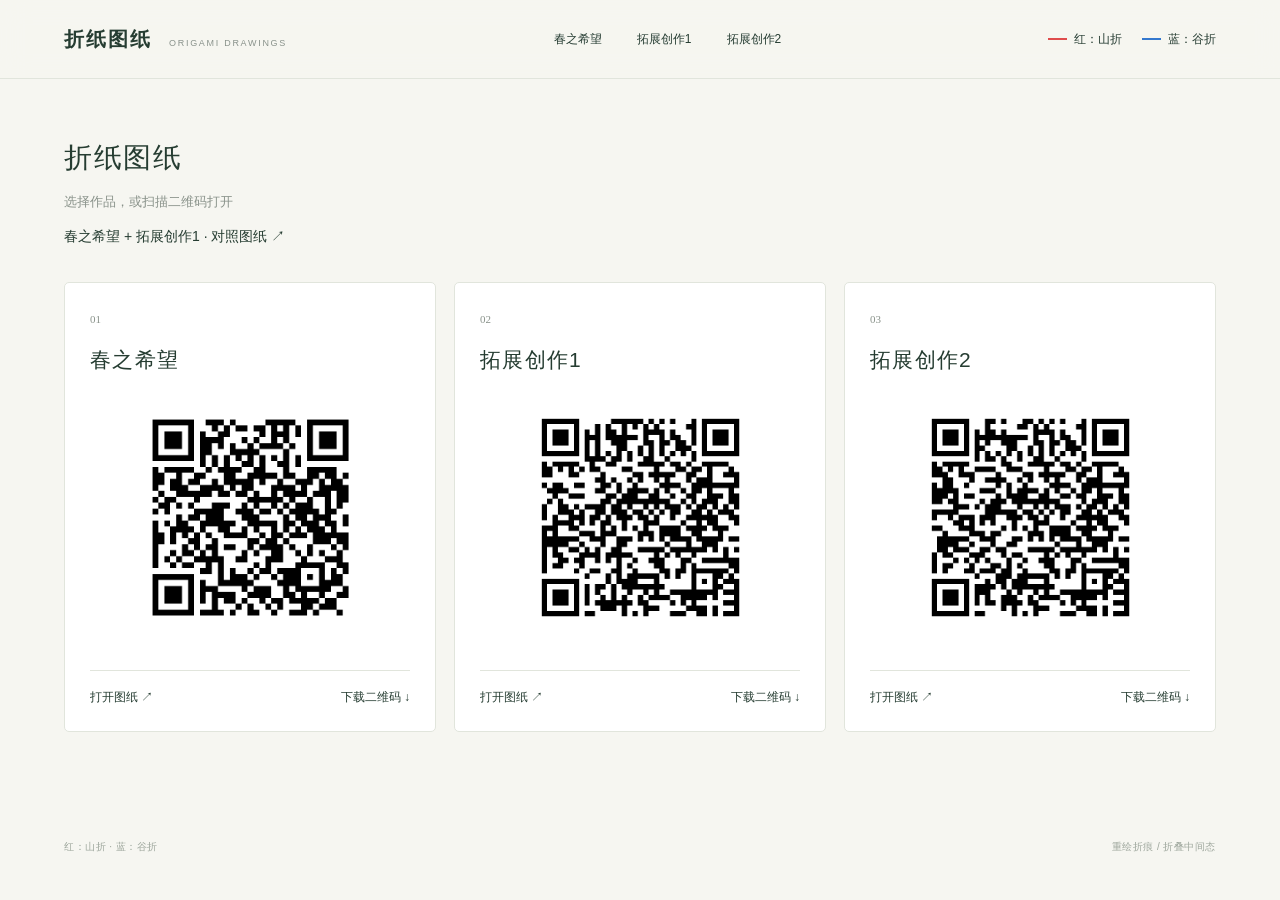
<file: index.html>
<!doctype html>
<html lang="zh-CN"><head><meta charset="utf-8"><meta name="viewport" content="width=device-width,initial-scale=1"><meta name="theme-color" content="#f6f6f1"><meta name="description" content="三件折纸作品的重绘折痕图与交互立体图。红色山折，蓝色谷折。"><title>折纸图纸</title><link rel="icon" href="favicon.svg" type="image/svg+xml"><link rel="stylesheet" href="style.css"></head><body>
<header class="header"><a class="brand" href="#">折纸图纸<span>ORIGAMI DRAWINGS</span></a><nav aria-label="作品"><a href="spring.html">春之希望</a><a href="extension1.html">拓展创作1</a><a href="extension2.html">拓展创作2</a></nav><div class="legend"><span><i class="red"></i>红：山折</span><span><i class="blue"></i>蓝：谷折</span></div></header>
<main class="hub"><div class="hub-title"><h1>折纸图纸</h1><p>选择作品，或扫描二维码打开</p></div><p><a class="compare-link" href="compare.html">春之希望 + 拓展创作1 · 对照图纸 ↗</a></p><div class="qr-grid"><article class="qr-card"><a href="spring.html"><span class="qr-number">01</span><h2>春之希望</h2><img src="assets/qr-spring.svg" alt="春之希望二维码"></a><div class="qr-actions"><a href="spring.html">打开图纸 ↗</a><a href="assets/qr-spring.svg" download="春之希望二维码.svg">下载二维码 ↓</a></div></article><article class="qr-card"><a href="extension1.html"><span class="qr-number">02</span><h2>拓展创作1</h2><img src="assets/qr-extension1.svg" alt="拓展创作1二维码"></a><div class="qr-actions"><a href="extension1.html">打开图纸 ↗</a><a href="assets/qr-extension1.svg" download="拓展创作1二维码.svg">下载二维码 ↓</a></div></article><article class="qr-card"><a href="extension2.html"><span class="qr-number">03</span><h2>拓展创作2</h2><img src="assets/qr-extension2.svg" alt="拓展创作2二维码"></a><div class="qr-actions"><a href="extension2.html">打开图纸 ↗</a><a href="assets/qr-extension2.svg" download="拓展创作2二维码.svg">下载二维码 ↓</a></div></article></div></main><footer><span>红：山折 · 蓝：谷折</span><span>重绘折痕 / 折叠中间态</span></footer></body></html>
</file>
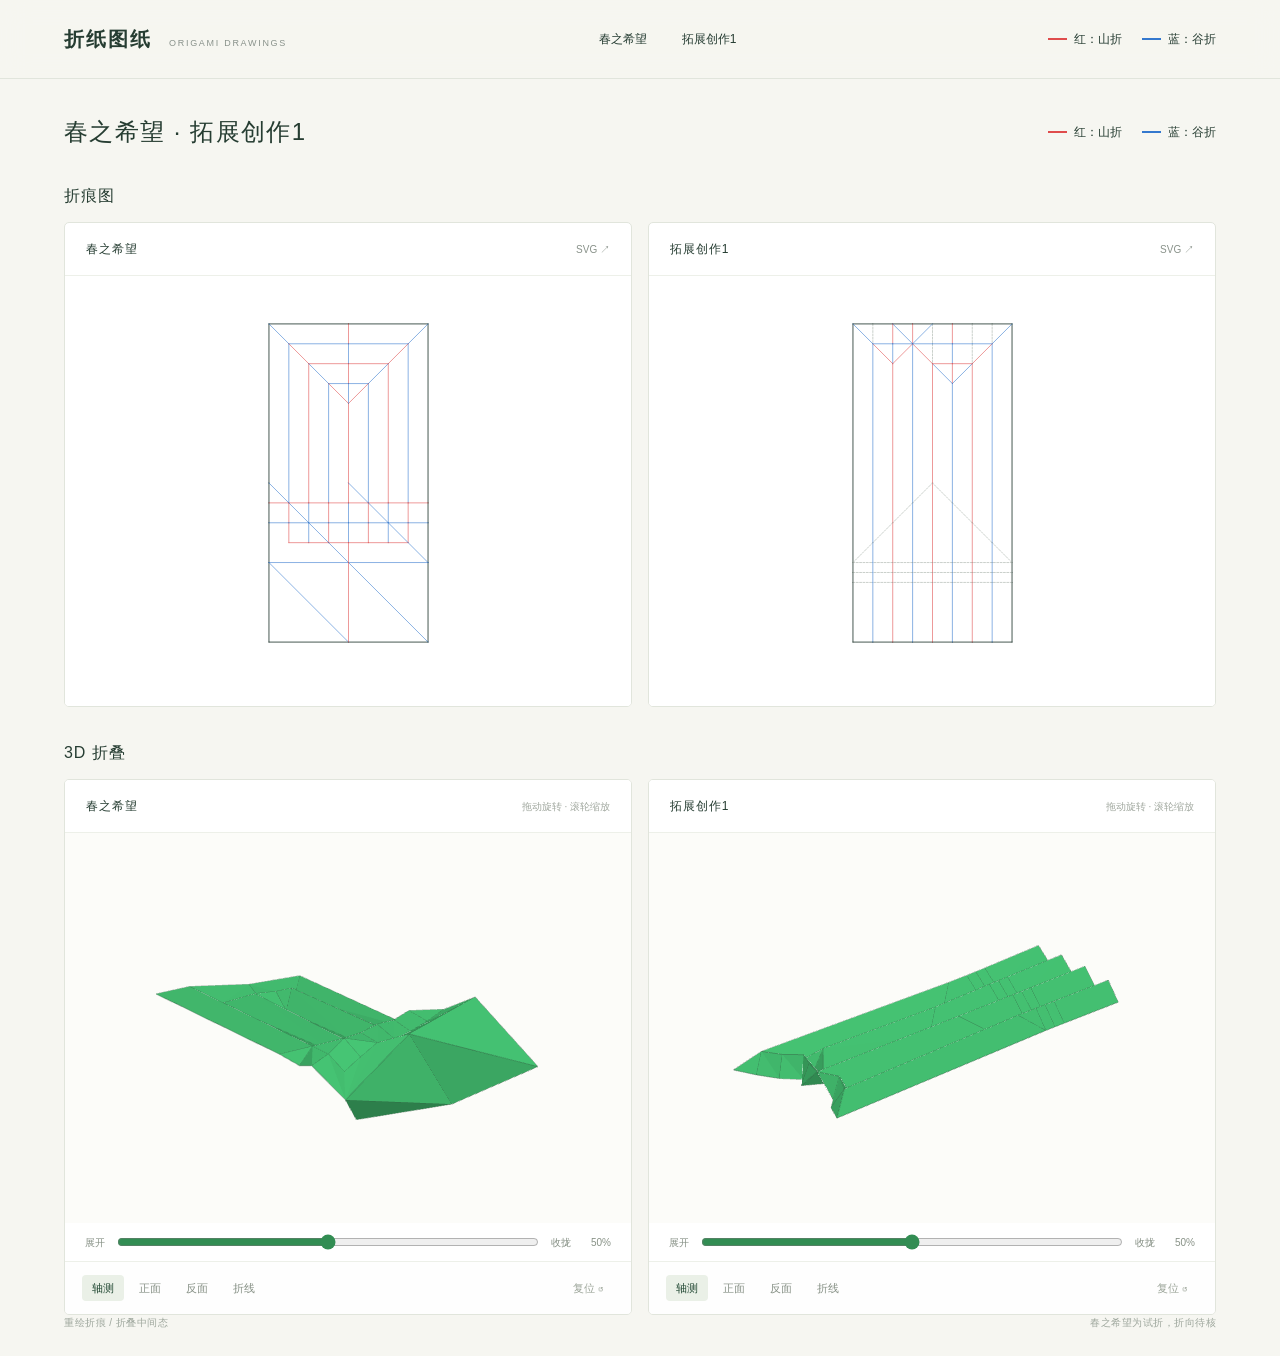
<file: compare.html>
<!doctype html>
<html lang="zh-CN"><head><meta charset="utf-8"><meta name="viewport" content="width=device-width,initial-scale=1"><meta name="theme-color" content="#f6f6f1"><meta name="description" content="三件折纸作品的重绘折痕图与交互立体图。红色山折，蓝色谷折。"><title>双作品对照 · 折纸图纸</title><link rel="icon" href="favicon.svg" type="image/svg+xml"><link rel="stylesheet" href="style.css"><style>.comparison{max-width:1400px;padding-top:35px}.compare-head{display:flex;align-items:center;justify-content:space-between}.compare-head h1{font-size:24px}.compare-title{font-size:16px;margin:34px 0 14px}.compare-grid{display:grid;grid-template-columns:1fr 1fr;gap:16px}.compare-grid .work{padding:0;min-width:0}.compare-grid .crease-image{height:430px}.compare-grid .canvas{height:390px}.compare-grid .drawing{min-width:0}@media(max-width:850px){.comparison{padding:20px 4vw}.compare-head h1{font-size:18px}.compare-head .legend{display:flex}.compare-grid{gap:8px}.compare-grid .crease-image,.compare-grid .crease-image.portrait{height:235px;padding:12px 6px}.compare-grid .canvas{height:210px}.compare-grid .label{padding:0 8px;font-size:10px}.compare-grid .hint{display:none}.compare-grid .views{height:auto;min-height:48px;gap:1px;padding:4px;flex-wrap:wrap}.compare-grid .views button{padding:5px;font-size:10px}.compare-grid .progress{gap:3px;padding:0 6px}.compare-grid .progress input{min-width:0}.compare-grid .progress output{width:26px}.compare-title{margin-top:26px}}</style></head><body>
<header class="header"><a class="brand" href="index.html">折纸图纸<span>ORIGAMI DRAWINGS</span></a><nav aria-label="作品"><a href="spring.html">春之希望</a><a href="extension1.html">拓展创作1</a></nav><div class="legend"><span><i class="red"></i>红：山折</span><span><i class="blue"></i>蓝：谷折</span></div></header>
<main class="comparison"><div class="compare-head"><h1>春之希望 · 拓展创作1</h1><div class="legend"><span><i class="red"></i>红：山折</span><span><i class="blue"></i>蓝：谷折</span></div></div><h2 class="compare-title">折痕图</h2><div class="compare-grid"><article class="drawing crease"><div class="label">春之希望<a class="download" href="assets/crease-02.svg" download="春之希望_折痕图.svg" aria-label="下载春之希望折痕图">SVG ↗</a></div><button class="crease-image portrait" data-src="assets/crease-02.svg" aria-label="放大春之希望折痕图"><img src="assets/crease-02.svg" alt="春之希望红蓝折痕图"></button></article><article class="drawing crease"><div class="label">拓展创作1<a class="download" href="assets/crease-01-portrait.svg" download="拓展创作1_折痕图.svg" aria-label="下载拓展创作1折痕图">SVG ↗</a></div><button class="crease-image" data-src="assets/crease-01-portrait.svg" aria-label="放大拓展创作1折痕图"><img src="assets/crease-01-portrait.svg" alt="拓展创作1红蓝折痕图"></button></article></div><h2 class="compare-title">3D 折叠</h2><div class="compare-grid"><section class="work" data-id="02"><article class="drawing model"><div class="label">春之希望<span class="hint">拖动旋转 · 滚轮缩放</span></div><div class="canvas" id="model-02" aria-label="春之希望可旋转立体图"></div><div class="progress"><span>展开</span><input type="range" min="0" max="100" value="50" aria-label="折叠进度"><span>收拢</span><output>50%</output></div><div class="views"><button data-view="iso" class="selected">轴测</button><button data-view="top">正面</button><button data-view="back">反面</button><button data-view="wire">折线</button><button data-view="reset" class="reset">复位 ↺</button></div></article></section><section class="work" data-id="01"><article class="drawing model"><div class="label">拓展创作1<span class="hint">拖动旋转 · 滚轮缩放</span></div><div class="canvas" id="model-01" aria-label="拓展创作1可旋转立体图"></div><div class="progress"><span>展开</span><input type="range" min="0" max="100" value="50" aria-label="折叠进度"><span>收拢</span><output>50%</output></div><div class="views"><button data-view="iso" class="selected">轴测</button><button data-view="top">正面</button><button data-view="back">反面</button><button data-view="wire">折线</button><button data-view="reset" class="reset">复位 ↺</button></div></article></section></div></main><footer><span>重绘折痕 / 折叠中间态</span><span title="部分折向与隐藏层序尚待核验。">春之希望为试折，折向待核</span></footer>
<dialog id="lightbox"><button id="close" aria-label="关闭放大图">×</button><img alt="放大折痕图"><div class="legend"><span><i class="red"></i>红：山折</span><span><i class="blue"></i>蓝：谷折</span></div></dialog>
<script src="assets/three.min.js"></script><script src="assets/OrbitControls.js"></script><script src="app.js"></script></body></html>
</file>
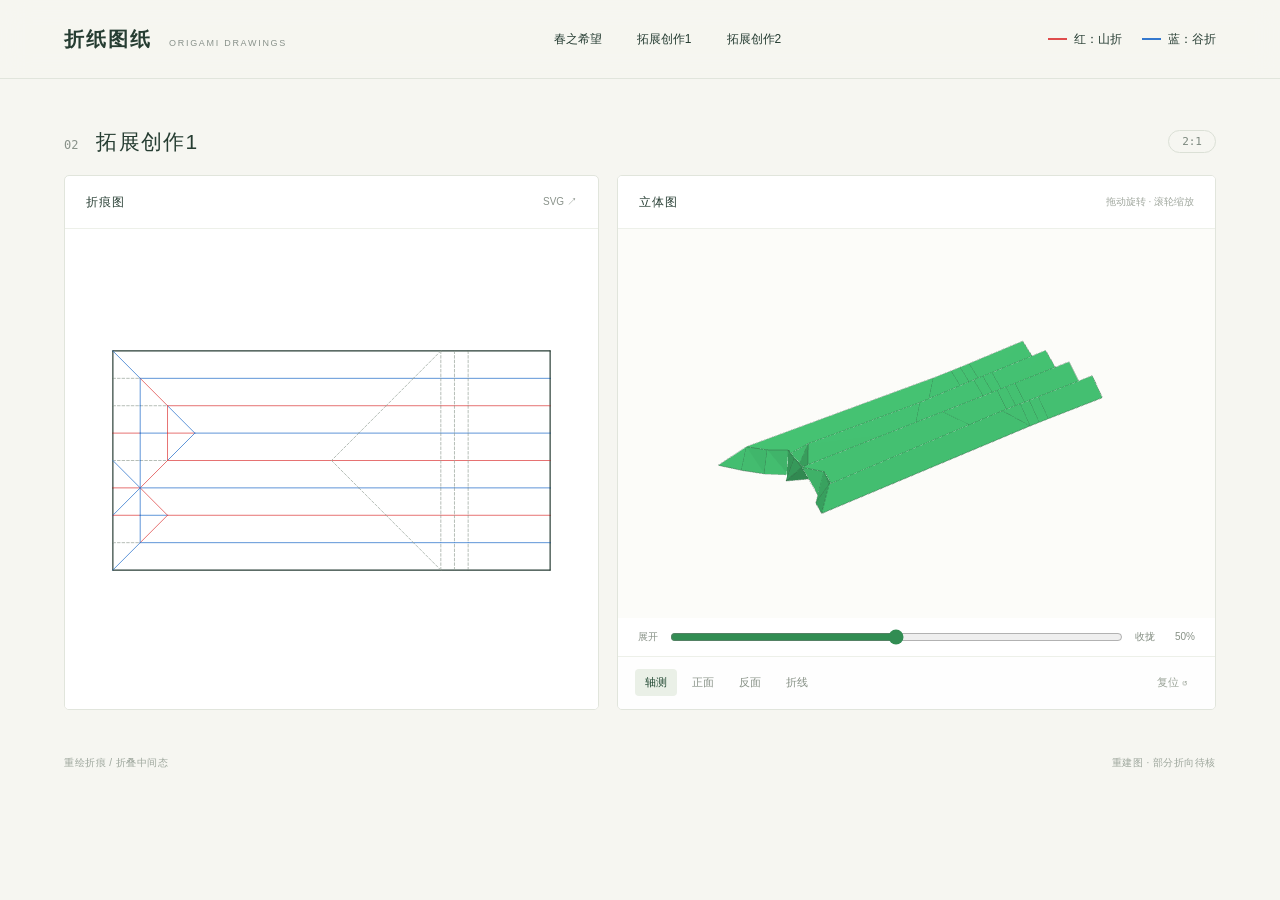
<file: extension1.html>
<!doctype html>
<html lang="zh-CN"><head><meta charset="utf-8"><meta name="viewport" content="width=device-width,initial-scale=1"><meta name="theme-color" content="#f6f6f1"><meta name="description" content="三件折纸作品的重绘折痕图与交互立体图。红色山折，蓝色谷折。"><title>拓展创作1 · 折纸图纸</title><link rel="icon" href="favicon.svg" type="image/svg+xml"><link rel="stylesheet" href="style.css"></head><body>
<header class="header"><a class="brand" href="index.html">折纸图纸<span>ORIGAMI DRAWINGS</span></a><nav aria-label="作品"><a href="spring.html">春之希望</a><a href="extension1.html">拓展创作1</a><a href="extension2.html">拓展创作2</a></nav><div class="legend"><span><i class="red"></i>红：山折</span><span><i class="blue"></i>蓝：谷折</span></div></header>
<main>
<section class="work" id="work-01" data-id="01"><div class="work-head"><h1><span>02</span>拓展创作1</h1><span class="ratio">2:1</span></div><div class="drawings"><article class="drawing crease"><div class="label">折痕图<a class="download" href="assets/crease-01.svg" download="拓展创作1_折痕图.svg" aria-label="下载拓展创作1折痕图">SVG ↗</a></div><button class="crease-image" data-src="assets/crease-01.svg" aria-label="放大拓展创作1折痕图"><img src="assets/crease-01.svg" alt="拓展创作1红蓝折痕图"></button></article><article class="drawing model"><div class="label">立体图<span class="hint">拖动旋转 · 滚轮缩放</span></div><div class="canvas" id="model-01" aria-label="拓展创作1可旋转立体图"></div><div class="progress"><span>展开</span><input type="range" min="0" max="100" value="50" aria-label="折叠进度"><span>收拢</span><output>50%</output></div><div class="views"><button data-view="iso" class="selected">轴测</button><button data-view="top">正面</button><button data-view="back">反面</button><button data-view="wire">折线</button><button data-view="reset" class="reset">复位 ↺</button></div></article></div></section>
</main><footer><span>重绘折痕 / 折叠中间态</span><span title="部分折向与隐藏层序尚待核验。">重建图 · 部分折向待核</span></footer>
<dialog id="lightbox"><button id="close" aria-label="关闭放大图">×</button><img alt="放大折痕图"><div class="legend"><span><i class="red"></i>红：山折</span><span><i class="blue"></i>蓝：谷折</span></div></dialog>
<script src="assets/three.min.js"></script><script src="assets/OrbitControls.js"></script><script src="app.js"></script></body></html>
</file>
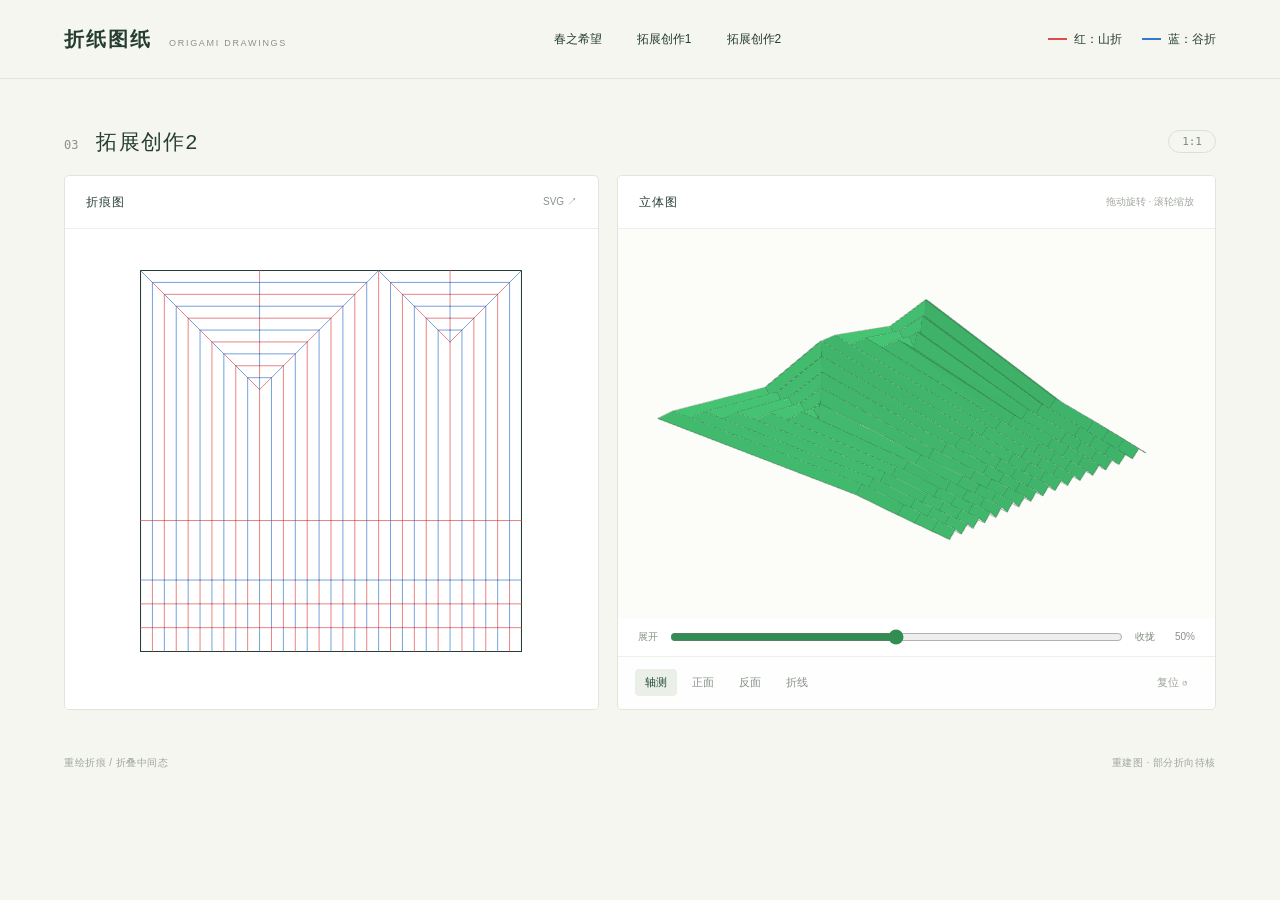
<file: extension2.html>
<!doctype html>
<html lang="zh-CN"><head><meta charset="utf-8"><meta name="viewport" content="width=device-width,initial-scale=1"><meta name="theme-color" content="#f6f6f1"><meta name="description" content="三件折纸作品的重绘折痕图与交互立体图。红色山折，蓝色谷折。"><title>拓展创作2 · 折纸图纸</title><link rel="icon" href="favicon.svg" type="image/svg+xml"><link rel="stylesheet" href="style.css"></head><body>
<header class="header"><a class="brand" href="index.html">折纸图纸<span>ORIGAMI DRAWINGS</span></a><nav aria-label="作品"><a href="spring.html">春之希望</a><a href="extension1.html">拓展创作1</a><a href="extension2.html">拓展创作2</a></nav><div class="legend"><span><i class="red"></i>红：山折</span><span><i class="blue"></i>蓝：谷折</span></div></header>
<main>
<section class="work" id="work-03" data-id="03"><div class="work-head"><h1><span>03</span>拓展创作2</h1><span class="ratio">1:1</span></div><div class="drawings"><article class="drawing crease"><div class="label">折痕图<a class="download" href="assets/crease-03.svg" download="拓展创作2_折痕图.svg" aria-label="下载拓展创作2折痕图">SVG ↗</a></div><button class="crease-image" data-src="assets/crease-03.svg" aria-label="放大拓展创作2折痕图"><img src="assets/crease-03.svg" alt="拓展创作2红蓝折痕图"></button></article><article class="drawing model"><div class="label">立体图<span class="hint">拖动旋转 · 滚轮缩放</span></div><div class="canvas" id="model-03" aria-label="拓展创作2可旋转立体图"></div><div class="progress"><span>展开</span><input type="range" min="0" max="100" value="50" aria-label="折叠进度"><span>收拢</span><output>50%</output></div><div class="views"><button data-view="iso" class="selected">轴测</button><button data-view="top">正面</button><button data-view="back">反面</button><button data-view="wire">折线</button><button data-view="reset" class="reset">复位 ↺</button></div></article></div></section>
</main><footer><span>重绘折痕 / 折叠中间态</span><span title="部分折向与隐藏层序尚待核验。">重建图 · 部分折向待核</span></footer>
<dialog id="lightbox"><button id="close" aria-label="关闭放大图">×</button><img alt="放大折痕图"><div class="legend"><span><i class="red"></i>红：山折</span><span><i class="blue"></i>蓝：谷折</span></div></dialog>
<script src="assets/three.min.js"></script><script src="assets/OrbitControls.js"></script><script src="app.js"></script></body></html>
</file>
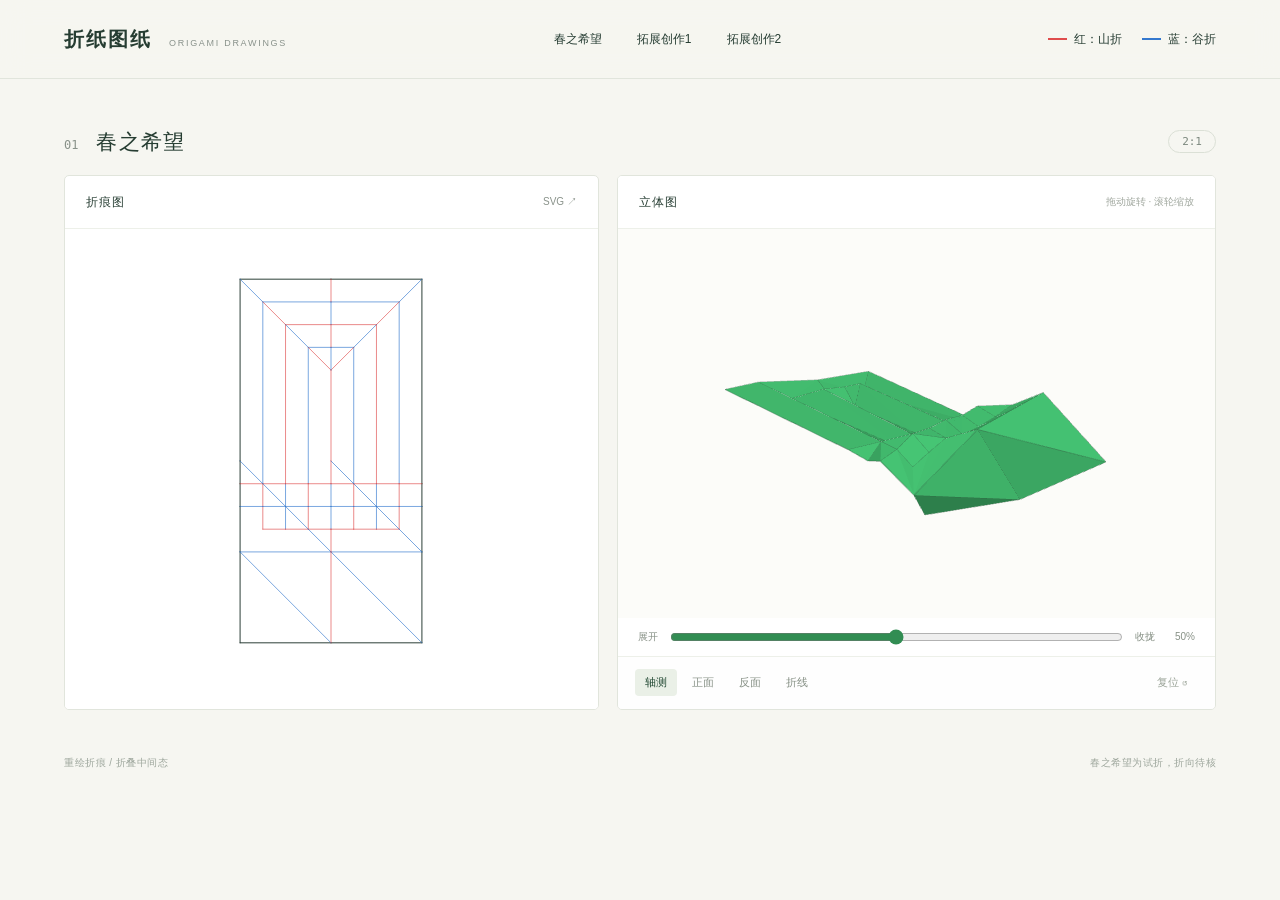
<file: spring.html>
<!doctype html>
<html lang="zh-CN"><head><meta charset="utf-8"><meta name="viewport" content="width=device-width,initial-scale=1"><meta name="theme-color" content="#f6f6f1"><meta name="description" content="三件折纸作品的重绘折痕图与交互立体图。红色山折，蓝色谷折。"><title>春之希望 · 折纸图纸</title><link rel="icon" href="favicon.svg" type="image/svg+xml"><link rel="stylesheet" href="style.css"></head><body>
<header class="header"><a class="brand" href="index.html">折纸图纸<span>ORIGAMI DRAWINGS</span></a><nav aria-label="作品"><a href="spring.html">春之希望</a><a href="extension1.html">拓展创作1</a><a href="extension2.html">拓展创作2</a></nav><div class="legend"><span><i class="red"></i>红：山折</span><span><i class="blue"></i>蓝：谷折</span></div></header>
<main>
<section class="work" id="work-02" data-id="02"><div class="work-head"><h1><span>01</span>春之希望</h1><span class="ratio">2:1</span></div><div class="drawings"><article class="drawing crease"><div class="label">折痕图<a class="download" href="assets/crease-02.svg" download="春之希望_折痕图.svg" aria-label="下载春之希望折痕图">SVG ↗</a></div><button class="crease-image portrait" data-src="assets/crease-02.svg" aria-label="放大春之希望折痕图"><img src="assets/crease-02.svg" alt="春之希望红蓝折痕图"></button></article><article class="drawing model"><div class="label">立体图<span class="hint">拖动旋转 · 滚轮缩放</span></div><div class="canvas" id="model-02" aria-label="春之希望可旋转立体图"></div><div class="progress"><span>展开</span><input type="range" min="0" max="100" value="50" aria-label="折叠进度"><span>收拢</span><output>50%</output></div><div class="views"><button data-view="iso" class="selected">轴测</button><button data-view="top">正面</button><button data-view="back">反面</button><button data-view="wire">折线</button><button data-view="reset" class="reset">复位 ↺</button></div></article></div></section>
</main><footer><span>重绘折痕 / 折叠中间态</span><span title="部分折向与隐藏层序尚待核验。">春之希望为试折，折向待核</span></footer>
<dialog id="lightbox"><button id="close" aria-label="关闭放大图">×</button><img alt="放大折痕图"><div class="legend"><span><i class="red"></i>红：山折</span><span><i class="blue"></i>蓝：谷折</span></div></dialog>
<script src="assets/three.min.js"></script><script src="assets/OrbitControls.js"></script><script src="app.js"></script></body></html>
</file>
<file: style.css>
:root{--ink:#263d32;--muted:#89928a;--line:#e1e5dc;--paper:#f6f6f1;--red:#df4c4c;--blue:#3478ce}*{box-sizing:border-box}html{scroll-behavior:smooth;scroll-padding-top:102px}body{margin:0;background:var(--paper);color:var(--ink);font:14px/1.5 -apple-system,BlinkMacSystemFont,"PingFang SC","Microsoft YaHei",sans-serif}a{color:inherit;text-decoration:none}button{font:inherit;cursor:pointer;color:inherit}button:focus-visible,a:focus-visible{outline:2px solid var(--blue);outline-offset:4px}.header{position:sticky;top:0;z-index:10;display:flex;align-items:center;justify-content:space-between;padding:24px 5vw;background:#f6f6f1ee;backdrop-filter:blur(14px);border-bottom:1px solid var(--line)}.brand{font-size:20px;font-weight:600;letter-spacing:.1em;display:flex;align-items:baseline;gap:17px}.brand span{font-size:9px;color:var(--muted);font-weight:500;letter-spacing:.19em}nav{display:flex;gap:9px}nav a{font-size:12px;font-variant-numeric:tabular-nums;padding:5px 12px;border:1px solid transparent;border-radius:20px}nav a:hover,nav a.active{border-color:#c8d2c6;background:#fff}.legend{display:flex;align-items:center;gap:20px;font-size:12px;white-space:nowrap}.legend span{display:flex;align-items:center;gap:7px}.legend i{width:19px;height:2px;display:inline-block}.red{background:var(--red)}.blue{background:var(--blue)}main{max-width:1550px;padding:25px 5vw 0;margin:auto}.work{padding:22px 0 45px;scroll-margin-top:0}.work-head{display:flex;align-items:center;justify-content:space-between;margin-bottom:17px}h1,h2{font-size:21px;font-weight:500;letter-spacing:.06em;margin:0}h1 span,h2 span{font:12px ui-monospace,SFMono-Regular,monospace;letter-spacing:0;color:var(--muted);margin-right:18px}.ratio{font:11px ui-monospace,SFMono-Regular,monospace;border:1px solid #dbe0d6;border-radius:20px;color:#7c887e;padding:4px 13px}.drawings{display:grid;grid-template-columns:1fr 1.12fr;gap:18px}.drawing{border:1px solid var(--line);background:white;border-radius:5px;overflow:hidden;position:relative}.label{height:53px;border-bottom:1px solid #edf0e9;display:flex;align-items:center;justify-content:space-between;padding:0 21px;font-size:12px;letter-spacing:.08em}.download{color:var(--muted);font-size:10px;letter-spacing:0}.download:hover{color:var(--ink)}.hint{font-size:10px;color:#a1a89f;letter-spacing:0}.crease-image{border:0;display:flex;background:#fff;align-items:center;justify-content:center;width:100%;height:480px;padding:32px 26px 48px;cursor:zoom-in}.crease-image img{width:100%;height:100%;object-fit:contain;display:block}.canvas{height:427px;position:relative;touch-action:none}.canvas canvas{display:block;width:100%;height:100%;outline:0}.model{background:#fcfcf9}.model .label{background:white}.views{height:53px;display:flex;align-items:center;gap:5px;padding:0 17px;background:#ffffffc9;border-top:1px solid #edf0e9}.views button{background:transparent;border:0;border-radius:4px;font-size:11px;padding:5px 10px;color:#879186}.views button:hover{background:#f1f4ec;color:var(--ink)}.views button.selected{color:#254b36;background:#eaf0e7}.views .reset{margin-left:auto;color:#9ca599}footer{max-width:1550px;margin:auto;padding:0 5vw 26px;display:flex;justify-content:space-between;color:#9da69c;font-size:10px;letter-spacing:.05em}dialog{border:1px solid var(--line);border-radius:6px;max-width:94vw;width:900px;height:92vh;padding:35px;background:white}dialog::backdrop{background:#10271c91;backdrop-filter:blur(4px)}dialog img{height:calc(100% - 40px);width:100%;object-fit:contain}dialog .legend{justify-content:center;margin-top:14px}#close{position:absolute;top:5px;right:13px;background:white;border:0;font-size:28px;font-weight:300;color:#7a867c;line-height:1.2}@media(min-width:1550px){.crease-image{height:560px}.canvas{height:507px}}@media(max-width:850px){.header{padding:18px 5vw}.brand{font-size:18px}.brand span{display:none}.legend{gap:11px;font-size:10px}nav{gap:0}nav a{padding:4px 9px}main{padding-top:8px}.drawings{grid-template-columns:1fr}.work{padding:20px 0 35px}.crease-image{height:420px}.canvas{height:365px}.hint{font-size:10px}h1,h2{font-size:19px}footer{font-size:9px;gap:15px}.label{height:45px}.crease-image.portrait{height:490px}}@media(prefers-reduced-motion:reduce){html{scroll-behavior:auto}}
.progress{height:38px;display:flex;align-items:center;gap:10px;padding:0 20px;font-size:10px;color:#879186;background:#fff}.progress input{flex:1;accent-color:#328d53}.progress output{width:30px;text-align:right}.canvas{height:389px}@media(min-width:1550px){.canvas{height:469px}}@media(max-width:850px){.canvas{height:327px}}

.hub{min-height:calc(100vh - 140px);padding-top:58px}.hub-title h1{font-size:28px}.hub-title p{font-size:13px;color:#89928a}.qr-grid{display:grid;grid-template-columns:repeat(3,1fr);gap:18px;margin:35px 0 70px}.qr-card{background:#fff;border:1px solid var(--line);border-radius:5px;padding:25px}.qr-card h2{margin:15px 0 20px}.qr-number{font:11px ui-monospace;color:#89928a}.qr-card img{width:min(100%,245px);display:block;margin:20px auto 30px}.qr-actions{border-top:1px solid var(--line);padding-top:17px;display:flex;justify-content:space-between;font-size:12px}.qr-actions a:hover{color:#328d53}@media(max-width:850px){.qr-grid{grid-template-columns:1fr}.header nav{gap:5px}.header nav a{font-size:10px;padding:4px}.header .legend{display:none}.hub{padding-top:32px}}
</file>
